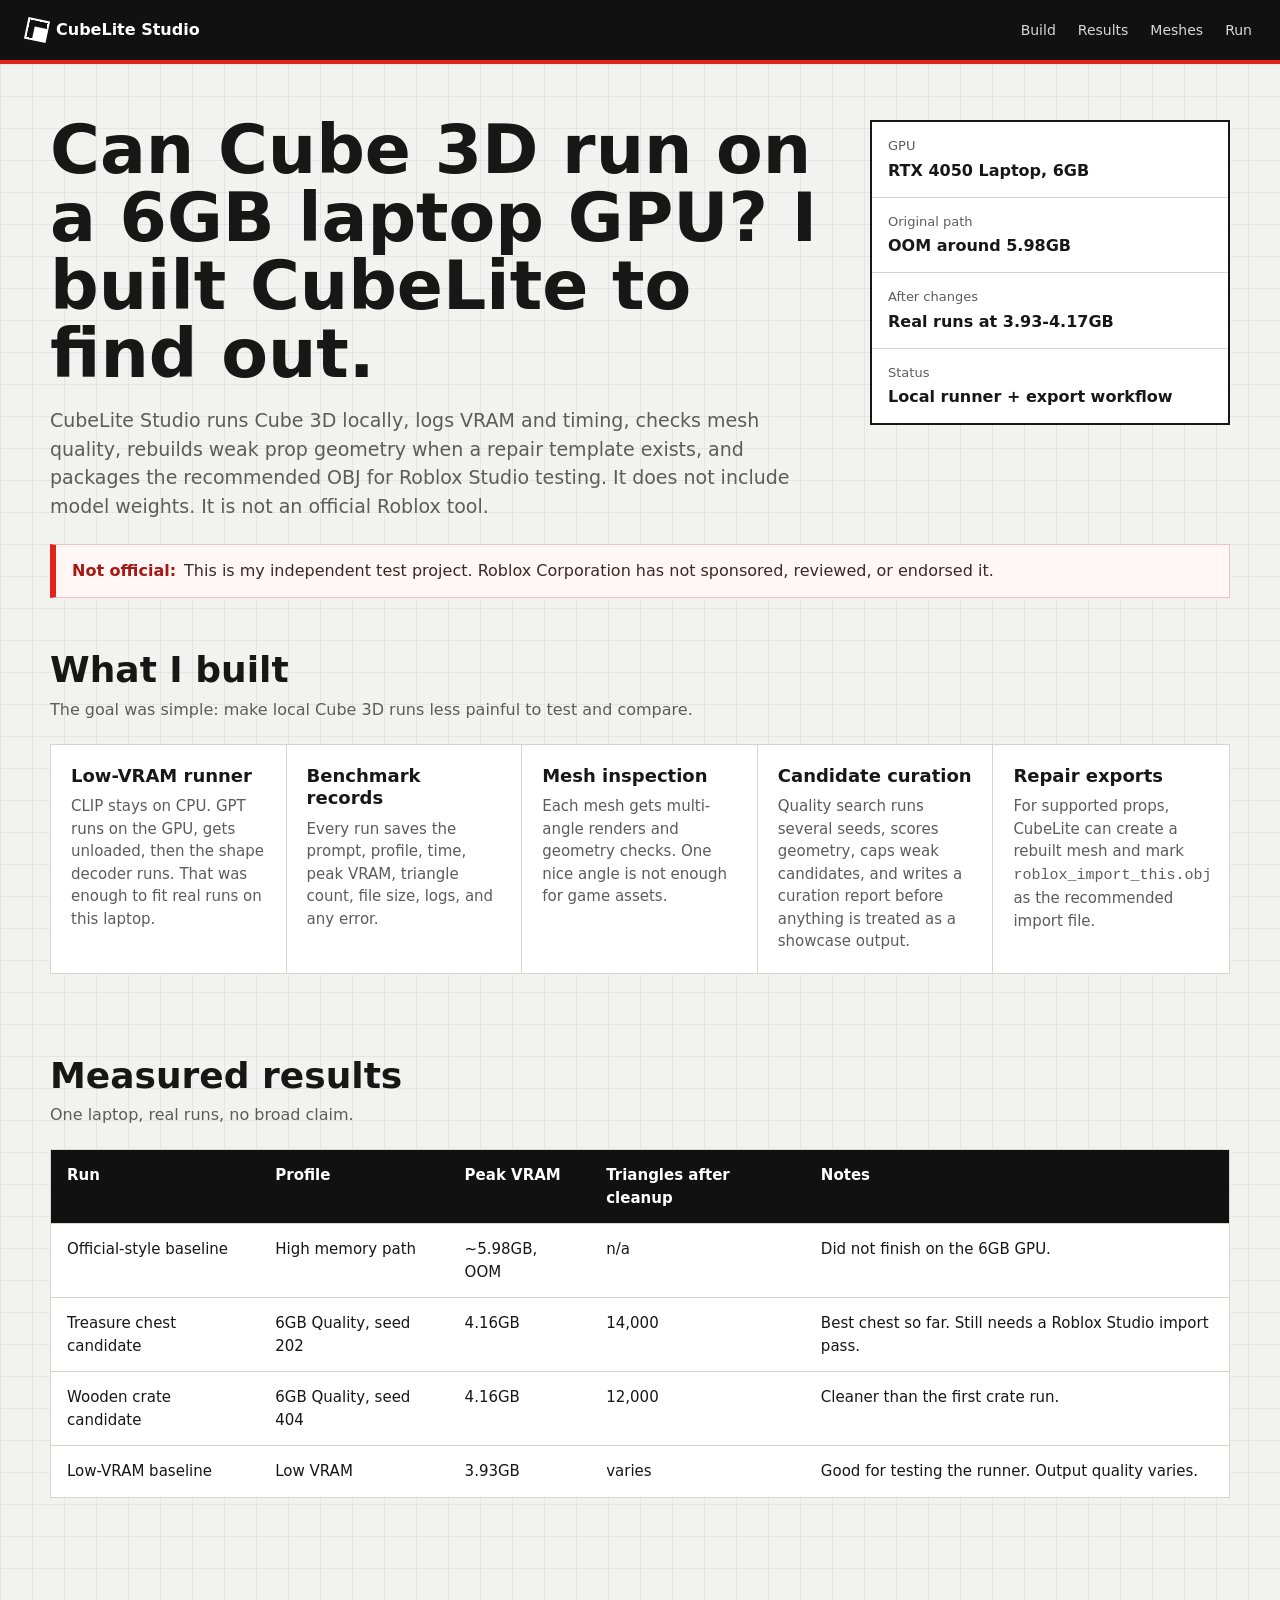
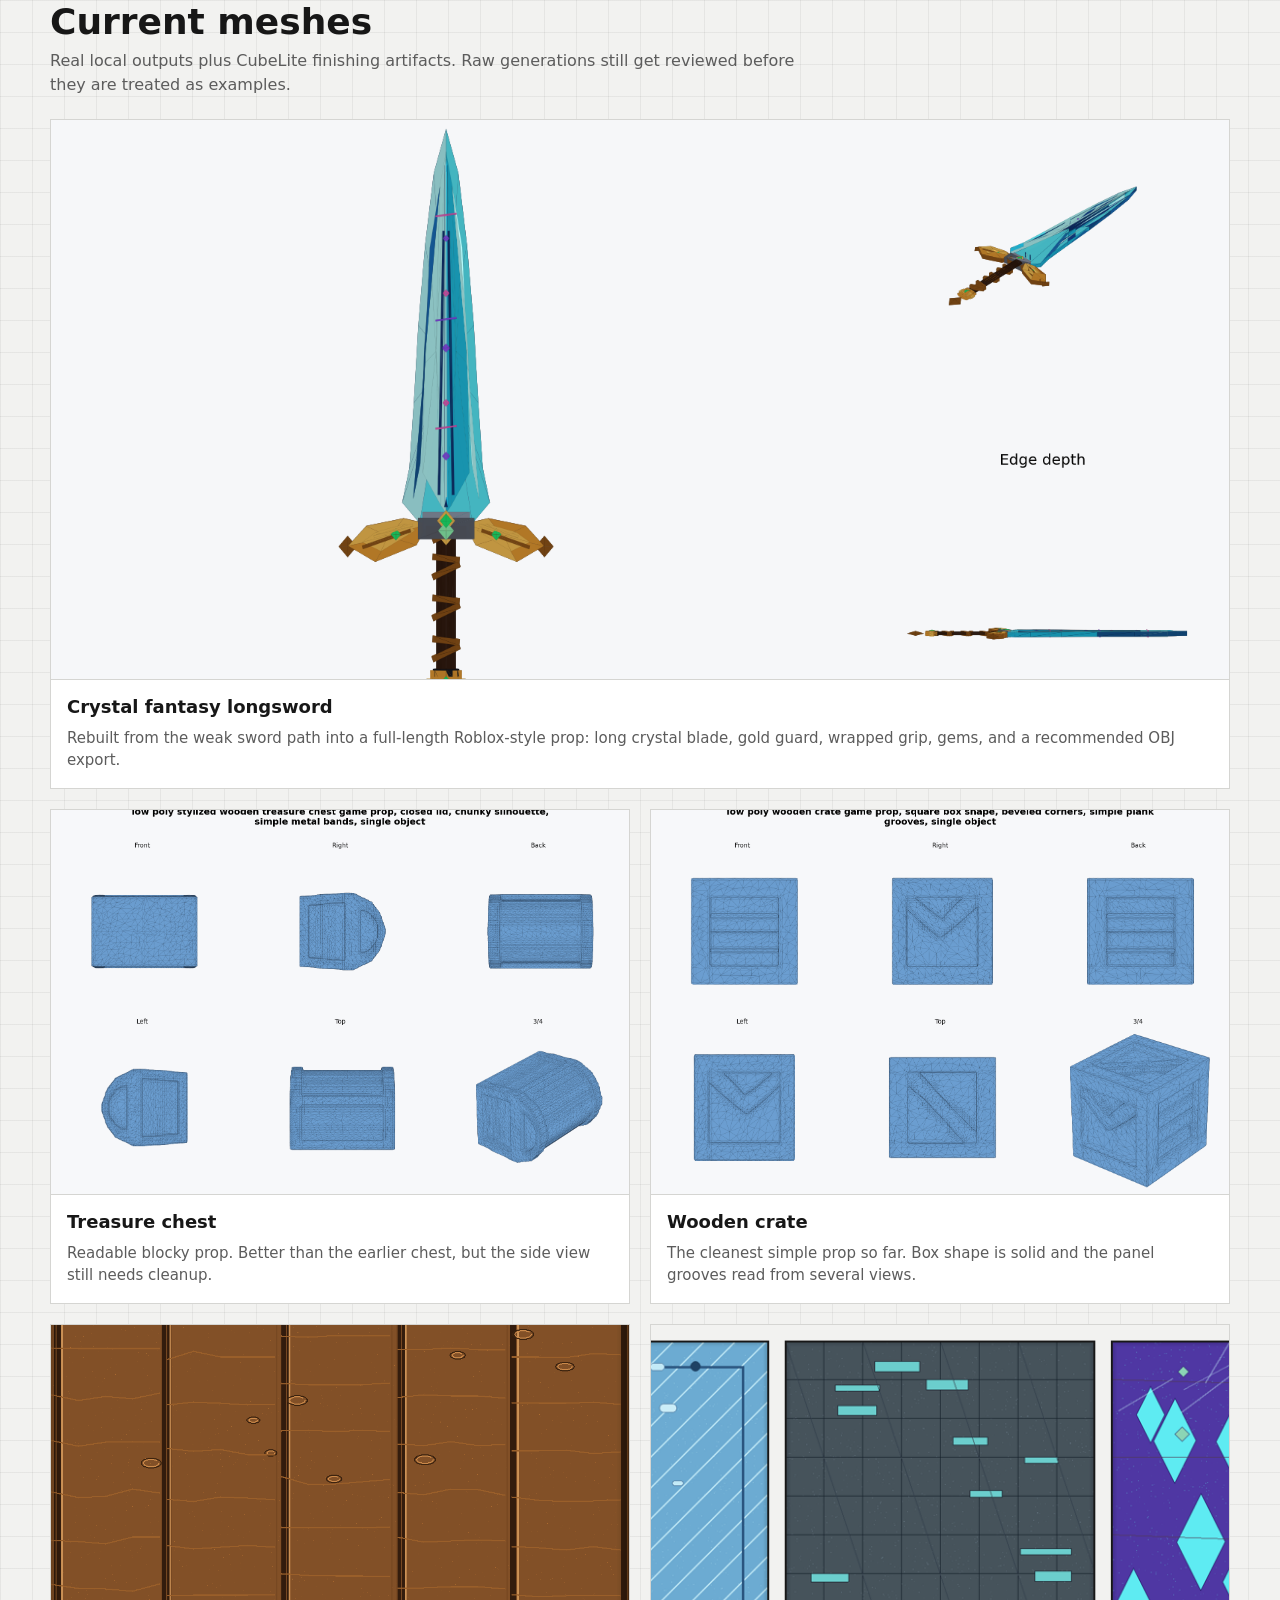
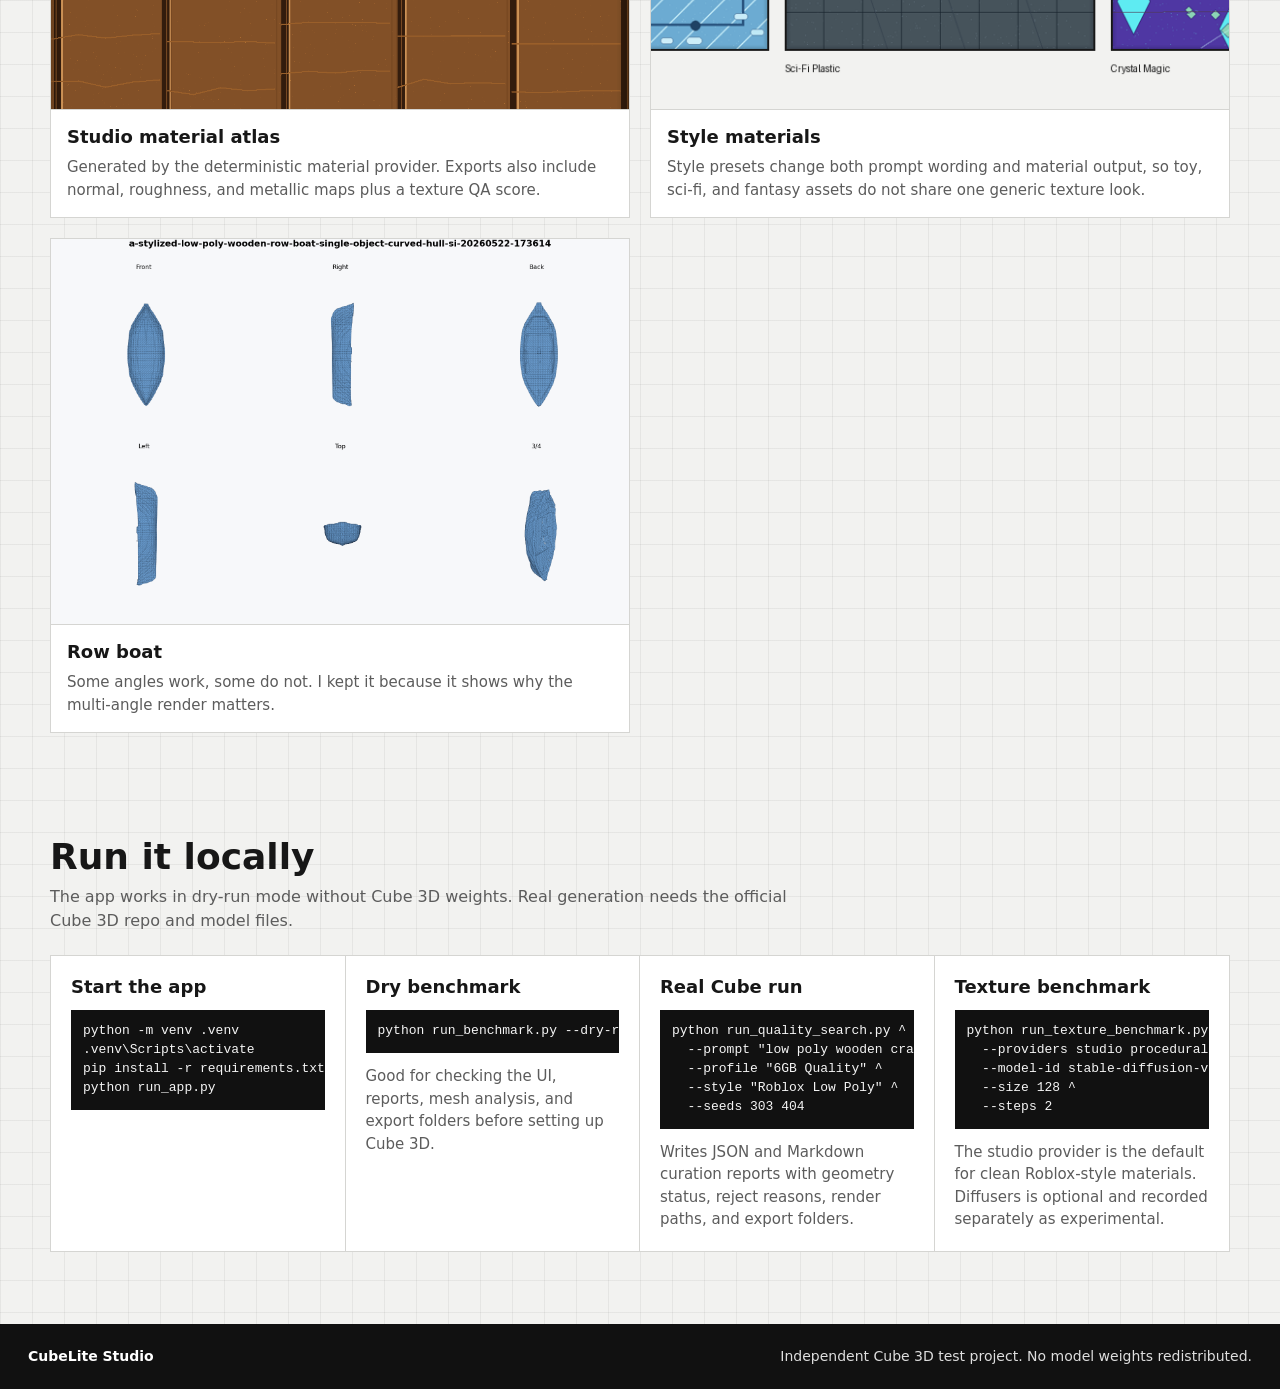
<file: docs/index.html>
<!doctype html>
<html lang="en">
<head>
  <meta charset="utf-8">
  <meta name="viewport" content="width=device-width, initial-scale=1">
  <title>CubeLite Studio</title>
  <meta name="description" content="Local Cube 3D tests, VRAM notes, and Roblox OBJ export helpers.">
  <link rel="stylesheet" href="styles.css?v=20260523-styles">
</head>
<body>
  <header class="topbar">
    <a class="brand" href="#top">
      <span class="brand-mark" aria-hidden="true"></span>
      CubeLite Studio
    </a>
    <nav>
      <a href="#build">Build</a>
      <a href="#results">Results</a>
      <a href="#meshes">Meshes</a>
      <a href="#run">Run</a>
    </nav>
  </header>

  <main id="top">
    <section class="intro">
      <div>
        <h1>Can Cube 3D run on a 6GB laptop GPU? I built CubeLite to find out.</h1>
        <p>
          CubeLite Studio runs Cube 3D locally, logs VRAM and timing, checks mesh quality, rebuilds weak prop
          geometry when a repair template exists, and packages the recommended OBJ for Roblox Studio testing.
          It does not include model weights. It is not an official Roblox tool.
        </p>
      </div>
      <dl class="run-card">
        <div>
          <dt>GPU</dt>
          <dd>RTX 4050 Laptop, 6GB</dd>
        </div>
        <div>
          <dt>Original path</dt>
          <dd>OOM around 5.98GB</dd>
        </div>
        <div>
          <dt>After changes</dt>
          <dd>Real runs at 3.93-4.17GB</dd>
        </div>
        <div>
          <dt>Status</dt>
          <dd>Local runner + export workflow</dd>
        </div>
      </dl>
    </section>

    <section class="notice">
      <strong>Not official:</strong>
      <span>This is my independent test project. Roblox Corporation has not sponsored, reviewed, or endorsed it.</span>
    </section>

    <section id="build" class="section">
      <div class="section-title">
        <h2>What I built</h2>
        <p>The goal was simple: make local Cube 3D runs less painful to test and compare.</p>
      </div>
      <div class="feature-list">
        <article>
          <h3>Low-VRAM runner</h3>
          <p>CLIP stays on CPU. GPT runs on the GPU, gets unloaded, then the shape decoder runs. That was enough to fit real runs on this laptop.</p>
        </article>
        <article>
          <h3>Benchmark records</h3>
          <p>Every run saves the prompt, profile, time, peak VRAM, triangle count, file size, logs, and any error.</p>
        </article>
        <article>
          <h3>Mesh inspection</h3>
          <p>Each mesh gets multi-angle renders and geometry checks. One nice angle is not enough for game assets.</p>
        </article>
        <article>
          <h3>Candidate curation</h3>
          <p>Quality search runs several seeds, scores geometry, caps weak candidates, and writes a curation report before anything is treated as a showcase output.</p>
        </article>
        <article>
          <h3>Repair exports</h3>
          <p>For supported props, CubeLite can create a rebuilt mesh and mark <code>roblox_import_this.obj</code> as the recommended import file.</p>
        </article>
      </div>
    </section>

    <section id="results" class="section results">
      <div class="section-title">
        <h2>Measured results</h2>
        <p>One laptop, real runs, no broad claim.</p>
      </div>
      <table>
        <thead>
          <tr>
            <th>Run</th>
            <th>Profile</th>
            <th>Peak VRAM</th>
            <th>Triangles after cleanup</th>
            <th>Notes</th>
          </tr>
        </thead>
        <tbody>
          <tr>
            <td>Official-style baseline</td>
            <td>High memory path</td>
            <td>~5.98GB, OOM</td>
            <td>n/a</td>
            <td>Did not finish on the 6GB GPU.</td>
          </tr>
          <tr>
            <td>Treasure chest candidate</td>
            <td>6GB Quality, seed 202</td>
            <td>4.16GB</td>
            <td>14,000</td>
            <td>Best chest so far. Still needs a Roblox Studio import pass.</td>
          </tr>
          <tr>
            <td>Wooden crate candidate</td>
            <td>6GB Quality, seed 404</td>
            <td>4.16GB</td>
            <td>12,000</td>
            <td>Cleaner than the first crate run.</td>
          </tr>
          <tr>
            <td>Low-VRAM baseline</td>
            <td>Low VRAM</td>
            <td>3.93GB</td>
            <td>varies</td>
            <td>Good for testing the runner. Output quality varies.</td>
          </tr>
        </tbody>
      </table>
    </section>

    <section id="meshes" class="section">
      <div class="section-title">
        <h2>Current meshes</h2>
        <p>Real local outputs plus CubeLite finishing artifacts. Raw generations still get reviewed before they are treated as examples.</p>
      </div>
      <div class="mesh-grid">
        <article class="mesh-card mesh-card-wide">
          <img src="assets/fantasy-sword-plate.png" alt="Showcase render of a rebuilt crystal fantasy longsword asset">
          <div>
            <h3>Crystal fantasy longsword</h3>
            <p>Rebuilt from the weak sword path into a full-length Roblox-style prop: long crystal blade, gold guard, wrapped grip, gems, and a recommended OBJ export.</p>
          </div>
        </article>
        <article class="mesh-card">
          <img src="assets/chest-quality-plate.png" alt="Multi-angle render plate of a Cube 3D treasure chest candidate">
          <div>
            <h3>Treasure chest</h3>
            <p>Readable blocky prop. Better than the earlier chest, but the side view still needs cleanup.</p>
          </div>
        </article>
        <article class="mesh-card">
          <img src="assets/crate-plate.png" alt="Multi-angle render plate of a Cube 3D wooden crate candidate">
          <div>
            <h3>Wooden crate</h3>
            <p>The cleanest simple prop so far. Box shape is solid and the panel grooves read from several views.</p>
          </div>
        </article>
        <article class="mesh-card">
          <img src="assets/studio-crate-material.png" alt="Clean stylized wooden material atlas generated by CubeLite Studio">
          <div>
            <h3>Studio material atlas</h3>
            <p>Generated by the deterministic material provider. Exports also include normal, roughness, and metallic maps plus a texture QA score.</p>
          </div>
        </article>
        <article class="mesh-card">
          <img src="assets/style-materials.png" alt="Toybox, sci-fi, and crystal material atlases generated by CubeLite Studio">
          <div>
            <h3>Style materials</h3>
            <p>Style presets change both prompt wording and material output, so toy, sci-fi, and fantasy assets do not share one generic texture look.</p>
          </div>
        </article>
        <article class="mesh-card">
          <img src="assets/row-boat-plate.png" alt="Multi-angle render plate of a Cube 3D row boat candidate">
          <div>
            <h3>Row boat</h3>
            <p>Some angles work, some do not. I kept it because it shows why the multi-angle render matters.</p>
          </div>
        </article>
      </div>
    </section>

    <section id="run" class="section notes">
      <div class="section-title">
        <h2>Run it locally</h2>
        <p>The app works in dry-run mode without Cube 3D weights. Real generation needs the official Cube 3D repo and model files.</p>
      </div>
      <div class="run-grid">
        <div>
          <h3>Start the app</h3>
          <pre><code>python -m venv .venv
.venv\Scripts\activate
pip install -r requirements.txt
python run_app.py</code></pre>
        </div>
        <div>
          <h3>Dry benchmark</h3>
          <pre><code>python run_benchmark.py --dry-run</code></pre>
          <p>Good for checking the UI, reports, mesh analysis, and export folders before setting up Cube 3D.</p>
        </div>
        <div>
          <h3>Real Cube run</h3>
          <pre><code>python run_quality_search.py ^
  --prompt "low poly wooden crate game prop" ^
  --profile "6GB Quality" ^
  --style "Roblox Low Poly" ^
  --seeds 303 404</code></pre>
          <p>Writes JSON and Markdown curation reports with geometry status, reject reasons, render paths, and export folders.</p>
        </div>
        <div>
          <h3>Texture benchmark</h3>
          <pre><code>python run_texture_benchmark.py ^
  --providers studio procedural diffusers ^
  --model-id stable-diffusion-v1-5/stable-diffusion-v1-5 ^
  --size 128 ^
  --steps 2</code></pre>
          <p>The studio provider is the default for clean Roblox-style materials. Diffusers is optional and recorded separately as experimental.</p>
        </div>
      </div>
    </section>
  </main>

  <footer>
    <span>CubeLite Studio</span>
    <span>Independent Cube 3D test project. No model weights redistributed.</span>
  </footer>
</body>
</html>
</file>
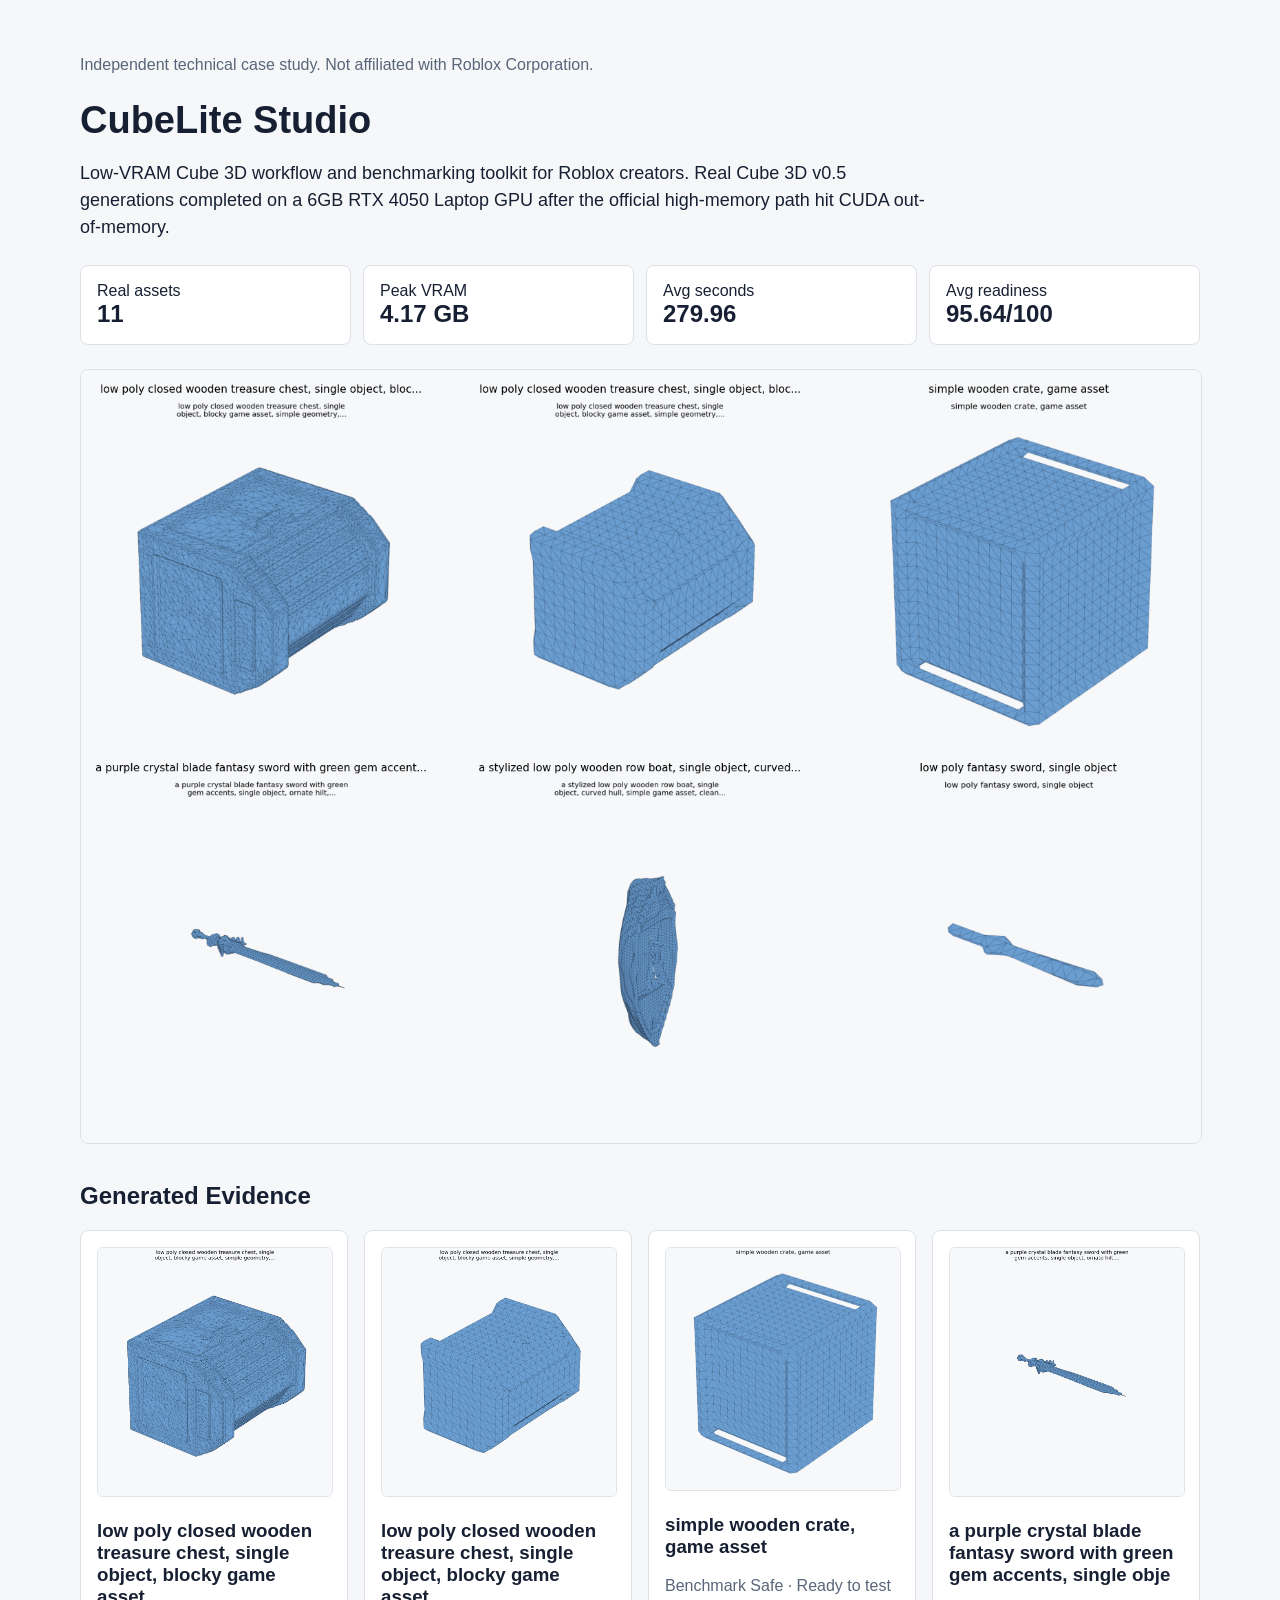
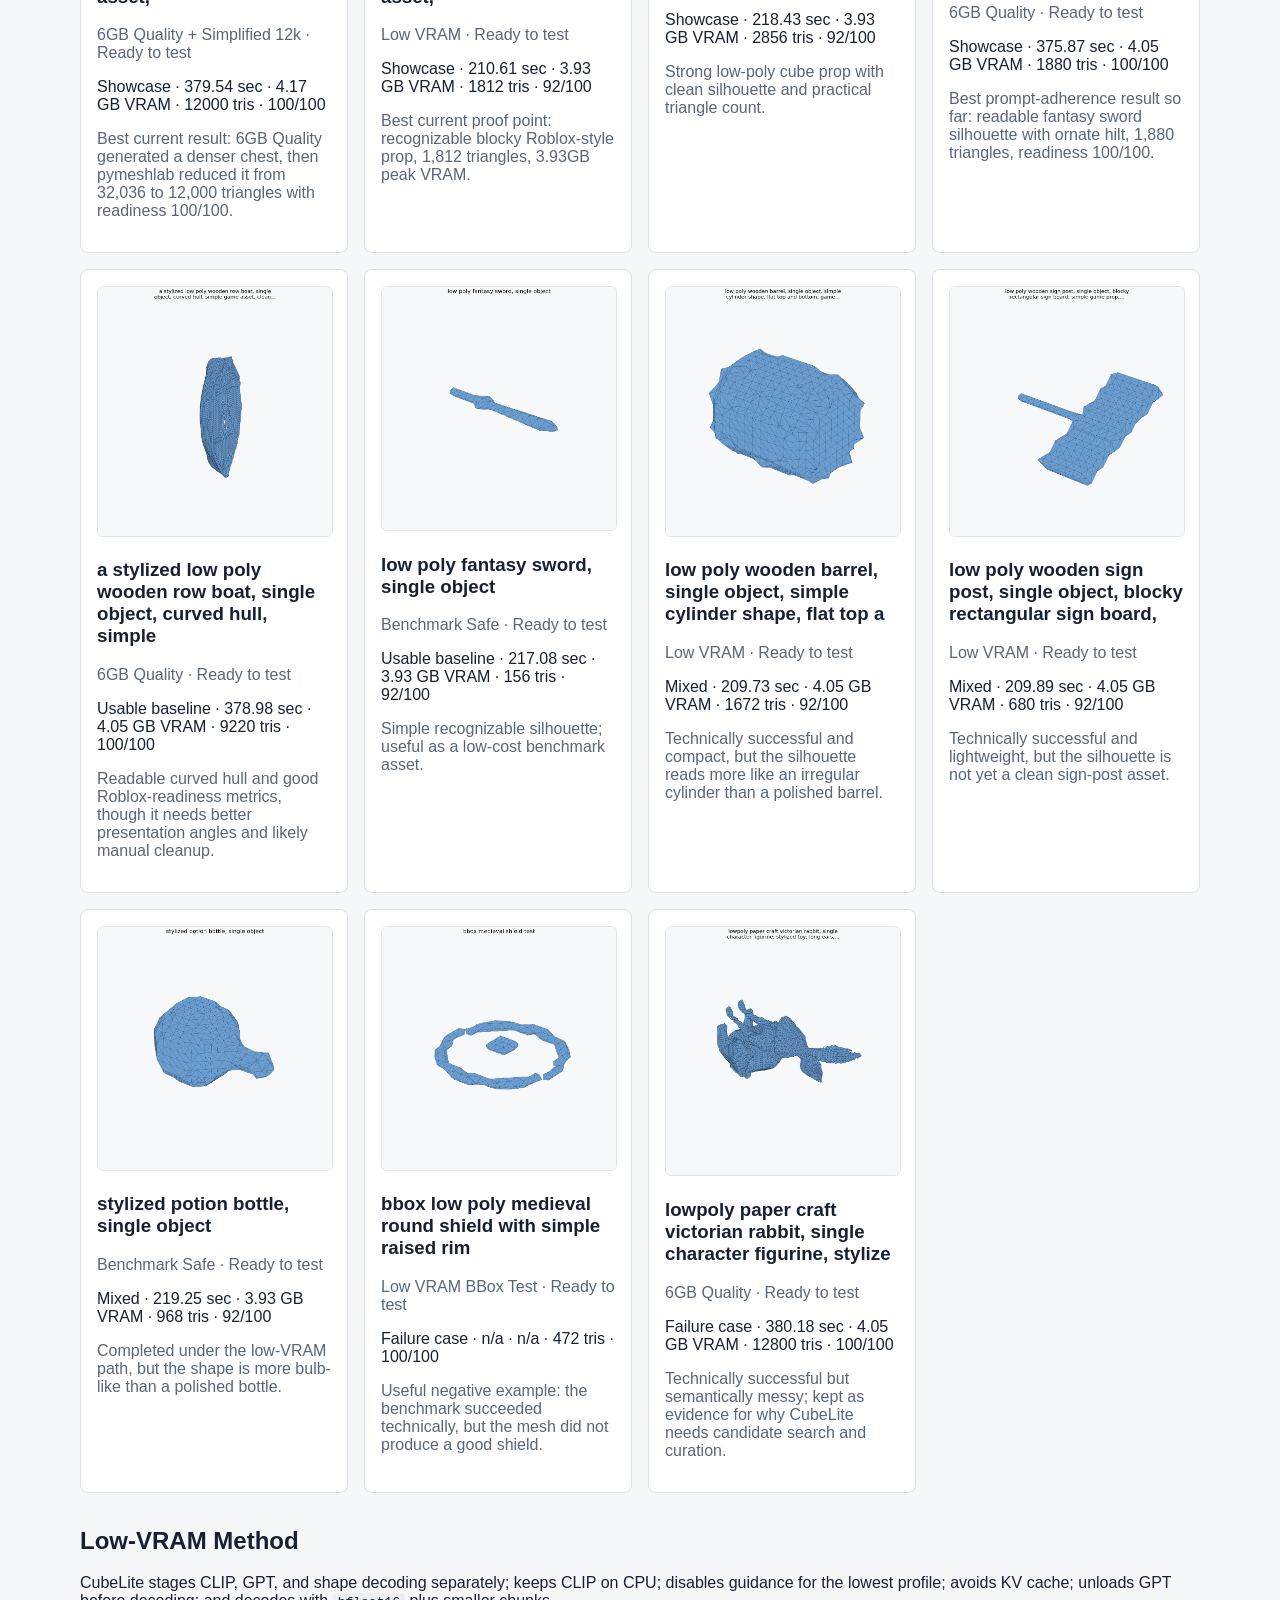
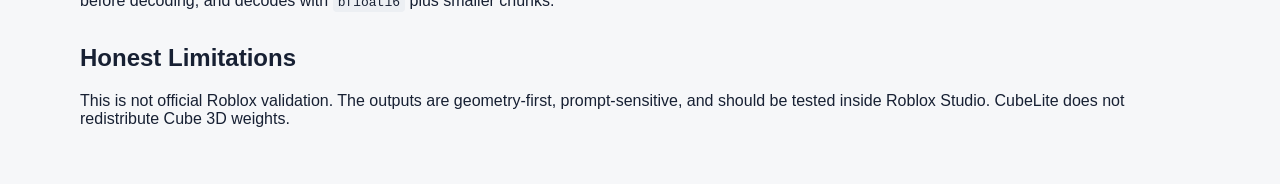
<file: sample_assets/case_study/cubelite-roblox-case-study-20260522-173740.html>
<!doctype html>
<html lang="en">
<head>
  <meta charset="utf-8">
  <title>CubeLite Studio Case Study</title>
  <style>
    body { font-family: Arial, sans-serif; margin: 0; color: #172033; background: #f6f7f9; }
    main { max-width: 1120px; margin: 0 auto; padding: 40px 24px; }
    h1 { font-size: 38px; margin-bottom: 8px; }
    h2 { margin-top: 34px; }
    .lead { font-size: 18px; line-height: 1.5; max-width: 860px; }
    .metrics { display: grid; grid-template-columns: repeat(4, 1fr); gap: 12px; margin: 24px 0; }
    .metric, .card { background: white; border: 1px solid #dde1e7; border-radius: 8px; padding: 16px; }
    .metric strong { display: block; font-size: 24px; }
    .grid { display: grid; grid-template-columns: repeat(auto-fit, minmax(260px, 1fr)); gap: 16px; }
    .card img { width: 100%; border-radius: 6px; border: 1px solid #e1e5eb; background: #f7f8fa; }
    .contact { width: 100%; border-radius: 8px; border: 1px solid #dde1e7; background: white; }
    .muted { color: #596579; }
    code { background: #eceff3; padding: 2px 5px; border-radius: 4px; }
  </style>
</head>
<body>
<main>
  <p class="muted">Independent technical case study. Not affiliated with Roblox Corporation.</p>
  <h1>CubeLite Studio</h1>
  <p class="lead">Low-VRAM Cube 3D workflow and benchmarking toolkit for Roblox creators. Real Cube 3D v0.5 generations completed on a 6GB RTX 4050 Laptop GPU after the official high-memory path hit CUDA out-of-memory.</p>
  <section class="metrics">
    <div class="metric"><span>Real assets</span><strong>11</strong></div>
    <div class="metric"><span>Peak VRAM</span><strong>4.17 GB</strong></div>
    <div class="metric"><span>Avg seconds</span><strong>279.96</strong></div>
    <div class="metric"><span>Avg readiness</span><strong>95.64/100</strong></div>
  </section>
  <img class="contact" src="cubelite-real-results-contact-sheet-20260522-173740.png" alt="CubeLite real output contact sheet">
  <h2>Generated Evidence</h2>
  <section class="grid"><article class="card">
  <img src="../real_cube_examples/low-poly-closed-wooden-treasure-chest-single-object-blocky-game-6gb-quality-simplified-20260522-155153/preview.png" alt="low poly closed wooden treasure chest, single object, blocky game asset, simple geometry, flat lid, metal bands 6gb quality simplified">
  <h3>low poly closed wooden treasure chest, single object, blocky game asset,</h3>
  <p class="muted">6GB Quality + Simplified 12k · Ready to test</p>
  <p>Showcase · 379.54 sec · 4.17 GB VRAM · 12000 tris · 100/100</p>
  <p class="muted">Best current result: 6GB Quality generated a denser chest, then pymeshlab reduced it from 32,036 to 12,000 triangles with readiness 100/100.</p>
</article>
<article class="card">
  <img src="../real_cube_examples/low-poly-closed-wooden-treasure-chest-single-object-blocky-game-20260522-143807/preview.png" alt="low poly closed wooden treasure chest, single object, blocky game asset, simple geometry, flat lid, metal bands">
  <h3>low poly closed wooden treasure chest, single object, blocky game asset,</h3>
  <p class="muted">Low VRAM · Ready to test</p>
  <p>Showcase · 210.61 sec · 3.93 GB VRAM · 1812 tris · 92/100</p>
  <p class="muted">Best current proof point: recognizable blocky Roblox-style prop, 1,812 triangles, 3.93GB peak VRAM.</p>
</article>
<article class="card">
  <img src="../real_cube_examples/simple-wooden-crate-game-asset-20260522-140945/preview.png" alt="simple wooden crate, game asset">
  <h3>simple wooden crate, game asset</h3>
  <p class="muted">Benchmark Safe · Ready to test</p>
  <p>Showcase · 218.43 sec · 3.93 GB VRAM · 2856 tris · 92/100</p>
  <p class="muted">Strong low-poly cube prop with clean silhouette and practical triangle count.</p>
</article>
<article class="card">
  <img src="../real_cube_examples/a-purple-crystal-blade-fantasy-sword-with-green-gem-accents-sing-20260522-172231/preview.png" alt="a purple crystal blade fantasy sword with green gem accents, single object, ornate hilt, sharp blade, game asset">
  <h3>a purple crystal blade fantasy sword with green gem accents, single obje</h3>
  <p class="muted">6GB Quality · Ready to test</p>
  <p>Showcase · 375.87 sec · 4.05 GB VRAM · 1880 tris · 100/100</p>
  <p class="muted">Best prompt-adherence result so far: readable fantasy sword silhouette with ornate hilt, 1,880 triangles, readiness 100/100.</p>
</article>
<article class="card">
  <img src="../real_cube_examples/a-stylized-low-poly-wooden-row-boat-single-object-curved-hull-si-20260522-173614/preview.png" alt="a stylized low poly wooden row boat, single object, curved hull, simple game asset, clean silhouette">
  <h3>a stylized low poly wooden row boat, single object, curved hull, simple </h3>
  <p class="muted">6GB Quality · Ready to test</p>
  <p>Usable baseline · 378.98 sec · 4.05 GB VRAM · 9220 tris · 100/100</p>
  <p class="muted">Readable curved hull and good Roblox-readiness metrics, though it needs better presentation angles and likely manual cleanup.</p>
</article>
<article class="card">
  <img src="../real_cube_examples/low-poly-fantasy-sword-single-object-20260522-140606/preview.png" alt="low poly fantasy sword, single object">
  <h3>low poly fantasy sword, single object</h3>
  <p class="muted">Benchmark Safe · Ready to test</p>
  <p>Usable baseline · 217.08 sec · 3.93 GB VRAM · 156 tris · 92/100</p>
  <p class="muted">Simple recognizable silhouette; useful as a low-cost benchmark asset.</p>
</article>
<article class="card">
  <img src="../real_cube_examples/low-poly-wooden-barrel-single-object-simple-cylinder-shape-flat-20260522-150828/preview.png" alt="low poly wooden barrel, single object, simple cylinder shape, flat top and bottom, game prop, clean silhouette">
  <h3>low poly wooden barrel, single object, simple cylinder shape, flat top a</h3>
  <p class="muted">Low VRAM · Ready to test</p>
  <p>Mixed · 209.73 sec · 4.05 GB VRAM · 1672 tris · 92/100</p>
  <p class="muted">Technically successful and compact, but the silhouette reads more like an irregular cylinder than a polished barrel.</p>
</article>
<article class="card">
  <img src="../real_cube_examples/low-poly-wooden-sign-post-single-object-blocky-rectangular-sign-20260522-150413/preview.png" alt="low poly wooden sign post, single object, blocky rectangular sign board, simple game prop, clean silhouette">
  <h3>low poly wooden sign post, single object, blocky rectangular sign board,</h3>
  <p class="muted">Low VRAM · Ready to test</p>
  <p>Mixed · 209.89 sec · 4.05 GB VRAM · 680 tris · 92/100</p>
  <p class="muted">Technically successful and lightweight, but the silhouette is not yet a clean sign-post asset.</p>
</article>
<article class="card">
  <img src="../real_cube_examples/stylized-potion-bottle-single-object-20260522-141325/preview.png" alt="stylized potion bottle, single object">
  <h3>stylized potion bottle, single object</h3>
  <p class="muted">Benchmark Safe · Ready to test</p>
  <p>Mixed · 219.25 sec · 3.93 GB VRAM · 968 tris · 92/100</p>
  <p class="muted">Completed under the low-VRAM path, but the shape is more bulb-like than a polished bottle.</p>
</article>
<article class="card">
  <img src="../real_cube_examples/bbox-low-poly-medieval-round-shield-with-simple-raised-rim-20260522-142905/preview.png" alt="bbox low poly medieval round shield with simple raised rim">
  <h3>bbox low poly medieval round shield with simple raised rim</h3>
  <p class="muted">Low VRAM BBox Test · Ready to test</p>
  <p>Failure case · n/a · n/a · 472 tris · 100/100</p>
  <p class="muted">Useful negative example: the benchmark succeeded technically, but the mesh did not produce a good shield.</p>
</article>
<article class="card">
  <img src="../real_cube_examples/lowpoly-paper-craft-victorian-rabbit-single-character-figurine-s-20260522-172926/preview.png" alt="lowpoly paper craft victorian rabbit, single character figurine, stylized toy, long ears, seated pose, clean silhouette">
  <h3>lowpoly paper craft victorian rabbit, single character figurine, stylize</h3>
  <p class="muted">6GB Quality · Ready to test</p>
  <p>Failure case · 380.18 sec · 4.05 GB VRAM · 12800 tris · 100/100</p>
  <p class="muted">Technically successful but semantically messy; kept as evidence for why CubeLite needs candidate search and curation.</p>
</article></section>
  <h2>Low-VRAM Method</h2>
  <p>CubeLite stages CLIP, GPT, and shape decoding separately; keeps CLIP on CPU; disables guidance for the lowest profile; avoids KV cache; unloads GPT before decoding; and decodes with <code>bfloat16</code> plus smaller chunks.</p>
  <h2>Honest Limitations</h2>
  <p>This is not official Roblox validation. The outputs are geometry-first, prompt-sensitive, and should be tested inside Roblox Studio. CubeLite does not redistribute Cube 3D weights.</p>
</main>
</body>
</html>
</file>
<file: docs/styles.css>
:root {
  color-scheme: light;
  --bg: #f2f2f0;
  --paper: #ffffff;
  --ink: #171717;
  --muted: #5c5c5c;
  --line: #d5d5d2;
  --soft: #ececea;
  --red: #e2231a;
  --red-dark: #a81712;
  --grid: rgba(23, 23, 23, 0.06);
}

* {
  box-sizing: border-box;
}

html {
  scroll-behavior: smooth;
}

body {
  margin: 0;
  background:
    linear-gradient(var(--grid) 1px, transparent 1px),
    linear-gradient(90deg, var(--grid) 1px, transparent 1px),
    var(--bg);
  background-size: 32px 32px;
  color: var(--ink);
  font-family: ui-sans-serif, system-ui, -apple-system, BlinkMacSystemFont, "Helvetica Neue", sans-serif;
  line-height: 1.5;
}

a {
  color: inherit;
  text-decoration: none;
}

.topbar {
  display: flex;
  align-items: center;
  justify-content: space-between;
  gap: 24px;
  min-height: 64px;
  padding: 0 28px;
  background: #111;
  color: #fff;
  border-bottom: 4px solid var(--red);
}

.brand {
  display: inline-flex;
  align-items: center;
  gap: 10px;
  font-weight: 800;
}

.brand-mark {
  width: 18px;
  height: 18px;
  display: inline-block;
  background: #fff;
  box-shadow: inset 6px 6px 0 #111, 0 0 0 2px #fff;
  transform: rotate(12deg);
}

nav {
  display: flex;
  gap: 22px;
  color: #d8d8d8;
  font-size: 14px;
}

nav a:hover {
  color: #fff;
}

main {
  width: min(1180px, calc(100% - 40px));
  margin: 0 auto;
}

.intro {
  display: grid;
  grid-template-columns: minmax(0, 1fr) 360px;
  gap: 32px;
  align-items: start;
  padding: 52px 0 24px;
}

h1,
h2,
h3,
p {
  margin-top: 0;
}

h1 {
  max-width: 820px;
  margin-bottom: 18px;
  font-size: clamp(38px, 6vw, 68px);
  line-height: 1;
  letter-spacing: 0;
}

h2 {
  margin-bottom: 8px;
  font-size: clamp(26px, 3vw, 36px);
  line-height: 1.1;
}

h3 {
  margin-bottom: 8px;
  font-size: 18px;
  line-height: 1.25;
}

p {
  color: var(--muted);
}

.intro p {
  max-width: 760px;
  margin-bottom: 0;
  font-size: 19px;
}

.run-card {
  margin: 4px 0 0;
  border: 2px solid var(--ink);
  background: var(--paper);
}

.run-card div {
  padding: 14px 16px;
  border-bottom: 1px solid var(--line);
}

.run-card div:last-child {
  border-bottom: 0;
}

dt {
  margin-bottom: 3px;
  color: var(--muted);
  font-size: 13px;
}

dd {
  margin: 0;
  font-weight: 800;
}

.notice {
  display: flex;
  gap: 8px;
  padding: 14px 16px;
  border: 1px solid #f0c1bd;
  border-left: 6px solid var(--red);
  background: #fff7f6;
  color: var(--red-dark);
}

.notice span {
  color: #3a2927;
}

.section {
  padding: 52px 0;
}

.section-title {
  max-width: 760px;
  margin-bottom: 22px;
}

.section-title p {
  margin-bottom: 0;
}

.feature-list,
.note-grid,
.run-grid {
  display: grid;
  grid-template-columns: repeat(auto-fit, minmax(210px, 1fr));
  border: 1px solid var(--line);
  background: var(--paper);
}

.feature-list article,
.note-grid div,
.run-grid div {
  min-height: 190px;
  padding: 20px;
  border-right: 1px solid var(--line);
}

.feature-list article:last-child,
.note-grid div:last-child,
.run-grid div:last-child {
  border-right: 0;
}

.feature-list p,
.note-grid p,
.run-grid p,
.mesh-card p {
  margin-bottom: 0;
  font-size: 15px;
}

pre {
  margin: 12px 0;
  padding: 12px;
  overflow-x: auto;
  background: #111;
  color: #f5f5f5;
  font-size: 13px;
  line-height: 1.45;
}

code {
  font-family: ui-monospace, SFMono-Regular, Menlo, Consolas, monospace;
}

.results {
  padding-top: 30px;
}

table {
  width: 100%;
  border-collapse: collapse;
  background: var(--paper);
  border: 1px solid var(--line);
  font-size: 15px;
}

th,
td {
  padding: 14px 16px;
  border-bottom: 1px solid var(--line);
  text-align: left;
  vertical-align: top;
}

th {
  background: #111;
  color: #fff;
  font-weight: 750;
}

tr:last-child td {
  border-bottom: 0;
}

.mesh-grid {
  display: grid;
  grid-template-columns: repeat(2, minmax(0, 1fr));
  gap: 20px;
}

.mesh-card-wide {
  grid-column: 1 / -1;
}

.mesh-card-wide img {
  aspect-ratio: 16 / 9;
  max-height: 560px;
  object-fit: contain;
}

.mesh-card {
  border: 1px solid var(--line);
  background: var(--paper);
}

.mesh-card img {
  display: block;
  width: 100%;
  aspect-ratio: 3 / 2;
  object-fit: cover;
  border-bottom: 1px solid var(--line);
  background: #f8f8f8;
}

.mesh-card div {
  padding: 16px;
}

.notes {
  padding-bottom: 72px;
}

.note-grid {
  grid-template-columns: repeat(3, minmax(0, 1fr));
}

footer {
  display: flex;
  justify-content: space-between;
  gap: 20px;
  padding: 22px 28px;
  background: #111;
  color: #dedede;
  font-size: 14px;
}

footer span:first-child {
  color: #fff;
  font-weight: 800;
}

@media (max-width: 920px) {
  .intro,
  .mesh-grid {
    grid-template-columns: 1fr;
  }

  .feature-list {
    grid-template-columns: repeat(2, minmax(0, 1fr));
  }

  .feature-list article {
    border-bottom: 1px solid var(--line);
  }

  .feature-list article:nth-child(2n) {
    border-right: 0;
  }

  .feature-list article:nth-last-child(-n + 2) {
    border-bottom: 0;
  }
}

@media (max-width: 680px) {
  .topbar,
  footer {
    align-items: flex-start;
    flex-direction: column;
  }

  nav {
    flex-wrap: wrap;
    gap: 14px;
  }

  main {
    width: min(100% - 28px, 1180px);
  }

  .intro {
    padding-top: 34px;
  }

  h1 {
    font-size: 38px;
  }

  .intro p {
    font-size: 17px;
  }

  .notice {
    flex-direction: column;
  }

  .feature-list,
  .note-grid,
  .run-grid {
    grid-template-columns: 1fr;
  }

  .feature-list article,
  .note-grid div,
  .run-grid div {
    min-height: auto;
    border-right: 0;
    border-bottom: 1px solid var(--line);
  }

  .feature-list article:last-child,
  .note-grid div:last-child,
  .run-grid div:last-child {
    border-bottom: 0;
  }

  table {
    display: block;
    overflow-x: auto;
    white-space: nowrap;
  }
}
</file>
